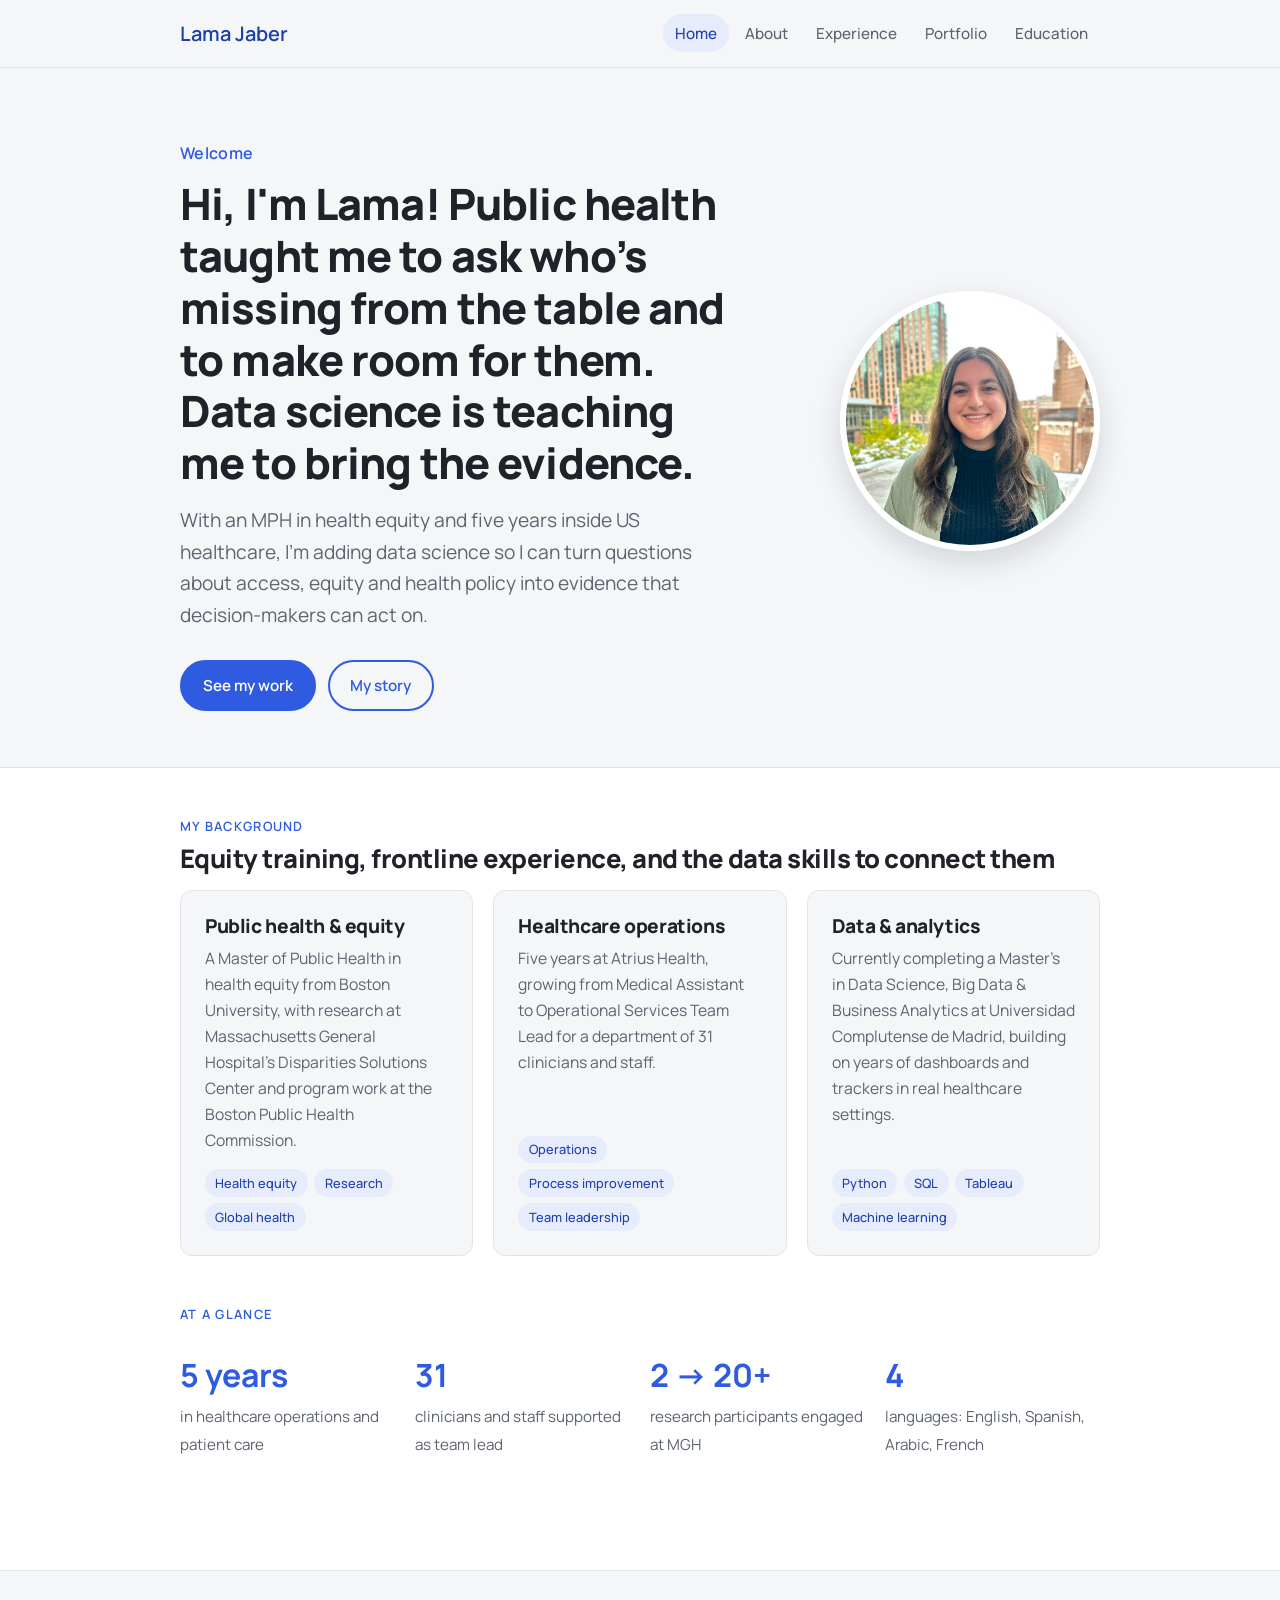
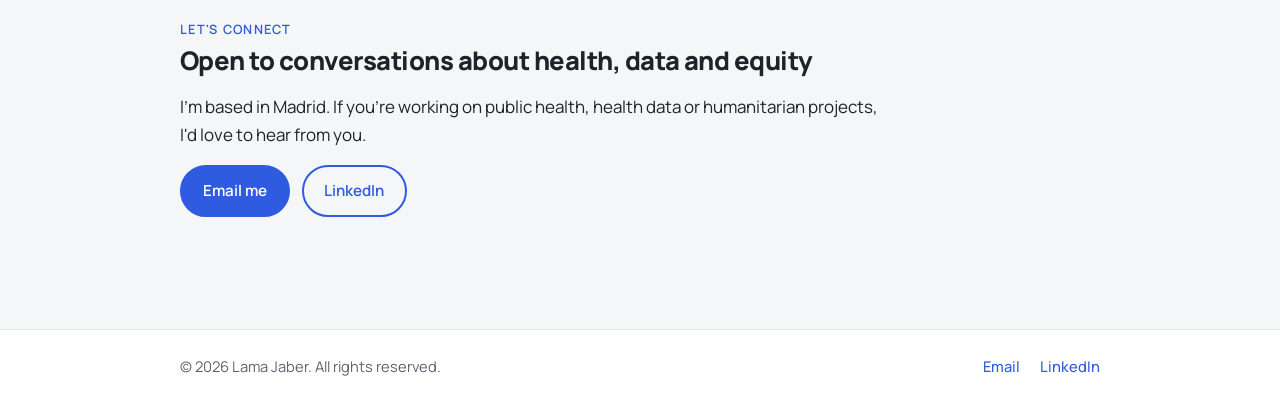
<file: index.html>
<!DOCTYPE html>
<html lang="en">
<head>
    <meta charset="UTF-8">
    <meta name="viewport" content="width=device-width, initial-scale=1.0">
    <meta name="google-site-verification" content="irNg3TAVI_mWwFR_Cpb2n5htuiPpxY7MMRKPqhRoGv4" />
    <title>Lama Jaber</title>
    <meta name="description" content="MPH in health equity, five years in US healthcare, now training in data science to turn questions about access, equity and health policy into evidence.">
    <meta property="og:title" content="Lama Jaber">
    <meta property="og:description" content="MPH in health equity, five years in US healthcare, now training in data science to turn questions about access, equity and health policy into evidence.">
    <meta property="og:image" content="https://lamajaz.github.io/assets/photo-web.jpg">
    <meta property="og:url" content="https://lamajaz.github.io/">
    <meta property="og:type" content="website">
    <link rel="stylesheet" href="styles.css">
</head>
<body>
    <header class="site-header">
        <div class="nav-inner">
            <a class="brand" href="index.html">Lama Jaber</a>
            <button class="nav-toggle" type="button" aria-expanded="false" aria-controls="top-nav">Menu</button>
            <nav class="top-nav" id="top-nav" aria-label="Main navigation">
                <a href="index.html" aria-current="page">Home</a>
                <a href="about.html">About</a>
                <a href="experience.html">Experience</a>
                <a href="portfolio.html">Portfolio</a>
                <a href="education.html">Education</a>
            </nav>
        </div>
    </header>

    <main>
        <div class="hero">
            <div class="hero-text">
                <p class="greeting" id="greeting" aria-live="polite">Welcome</p>
                <h1>Hi, I'm Lama! Public health taught me to ask who&rsquo;s missing from the table and to make room for them. Data science is teaching me to bring the evidence.</h1>
                <p class="lead">With an MPH in health equity and five years inside US healthcare, I'm adding data science so I can turn questions about access, equity and health policy into evidence that decision-makers can act on.</p>
                <div class="button-row">
                    <a class="button primary" href="portfolio.html">See my work</a>
                    <a class="button secondary" href="about.html">My story</a>
                </div>
            </div>
            <div class="hero-image">
                <img src="assets/photo-web.jpg" alt="Portrait of Lama Jaber">
            </div>
        </div>

        <div class="band">
            <div class="page">
                <section>
                    <span class="eyebrow">My background</span>
                    <h2>Equity training, frontline experience, and the data skills to connect them</h2>
                    <div class="card-grid">
                        <div class="card">
                            <h3>Public health &amp; equity</h3>
                            <p>A Master of Public Health in health equity from Boston University, with research at Massachusetts General Hospital's Disparities Solutions Center and program work at the Boston Public Health Commission.</p>
                            <div class="tags"><span class="tag">Health equity</span><span class="tag">Research</span><span class="tag">Global health</span></div>
                        </div>
                        <div class="card">
                            <h3>Healthcare operations</h3>
                            <p>Five years at Atrius Health, growing from Medical Assistant to Operational Services Team Lead for a department of 31 clinicians and staff.</p>
                            <div class="tags"><span class="tag">Operations</span><span class="tag">Process improvement</span><span class="tag">Team leadership</span></div>
                        </div>
                        <div class="card">
                            <h3>Data &amp; analytics</h3>
                            <p>Currently completing a Master's in Data Science, Big Data &amp; Business Analytics at Universidad Complutense de Madrid, building on years of dashboards and trackers in real healthcare settings.</p>
                            <div class="tags"><span class="tag">Python</span><span class="tag">SQL</span><span class="tag">Tableau</span><span class="tag">Machine learning</span></div>
                        </div>
                    </div>
                </section>

                <section>
                    <span class="eyebrow">At a glance</span>
                    <div class="stat-row">
                        <div class="stat"><strong>5 years</strong><span>in healthcare operations and patient care</span></div>
                        <div class="stat"><strong>31</strong><span>clinicians and staff supported as team lead</span></div>
                        <div class="stat"><strong>2 &rarr; 20+</strong><span>research participants engaged at MGH</span></div>
                        <div class="stat"><strong>4</strong><span>languages: English, Spanish, Arabic, French</span></div>
                    </div>
                </section>
            </div>
        </div>

        <div class="page">
            <section>
                <span class="eyebrow">Let's connect</span>
                <h2>Open to conversations about health, data and equity</h2>
                <div class="prose">
                    <p>I'm based in Madrid. If you're working on public health, health data or humanitarian projects, I'd love to hear from you.</p>
                </div>
                <div class="button-row">
                    <a class="button primary" href="mailto:itslamajaber@gmail.com">Email me</a>
                    <a class="button secondary" href="https://www.linkedin.com/in/lamajaberaz" target="_blank" rel="noopener noreferrer">LinkedIn</a>
                </div>
            </section>
        </div>
    </main>

    <footer>
        <div class="footer-inner">
            <p>&copy; 2026 Lama Jaber. All rights reserved.</p>
            <div class="footer-links">
                <a href="mailto:itslamajaber@gmail.com">Email</a>
                <a href="https://www.linkedin.com/in/lamajaberaz" target="_blank" rel="noopener noreferrer">LinkedIn</a>
            </div>
        </div>
    </footer>

    <script src="script.js"></script>
</body>
</html>
</file>
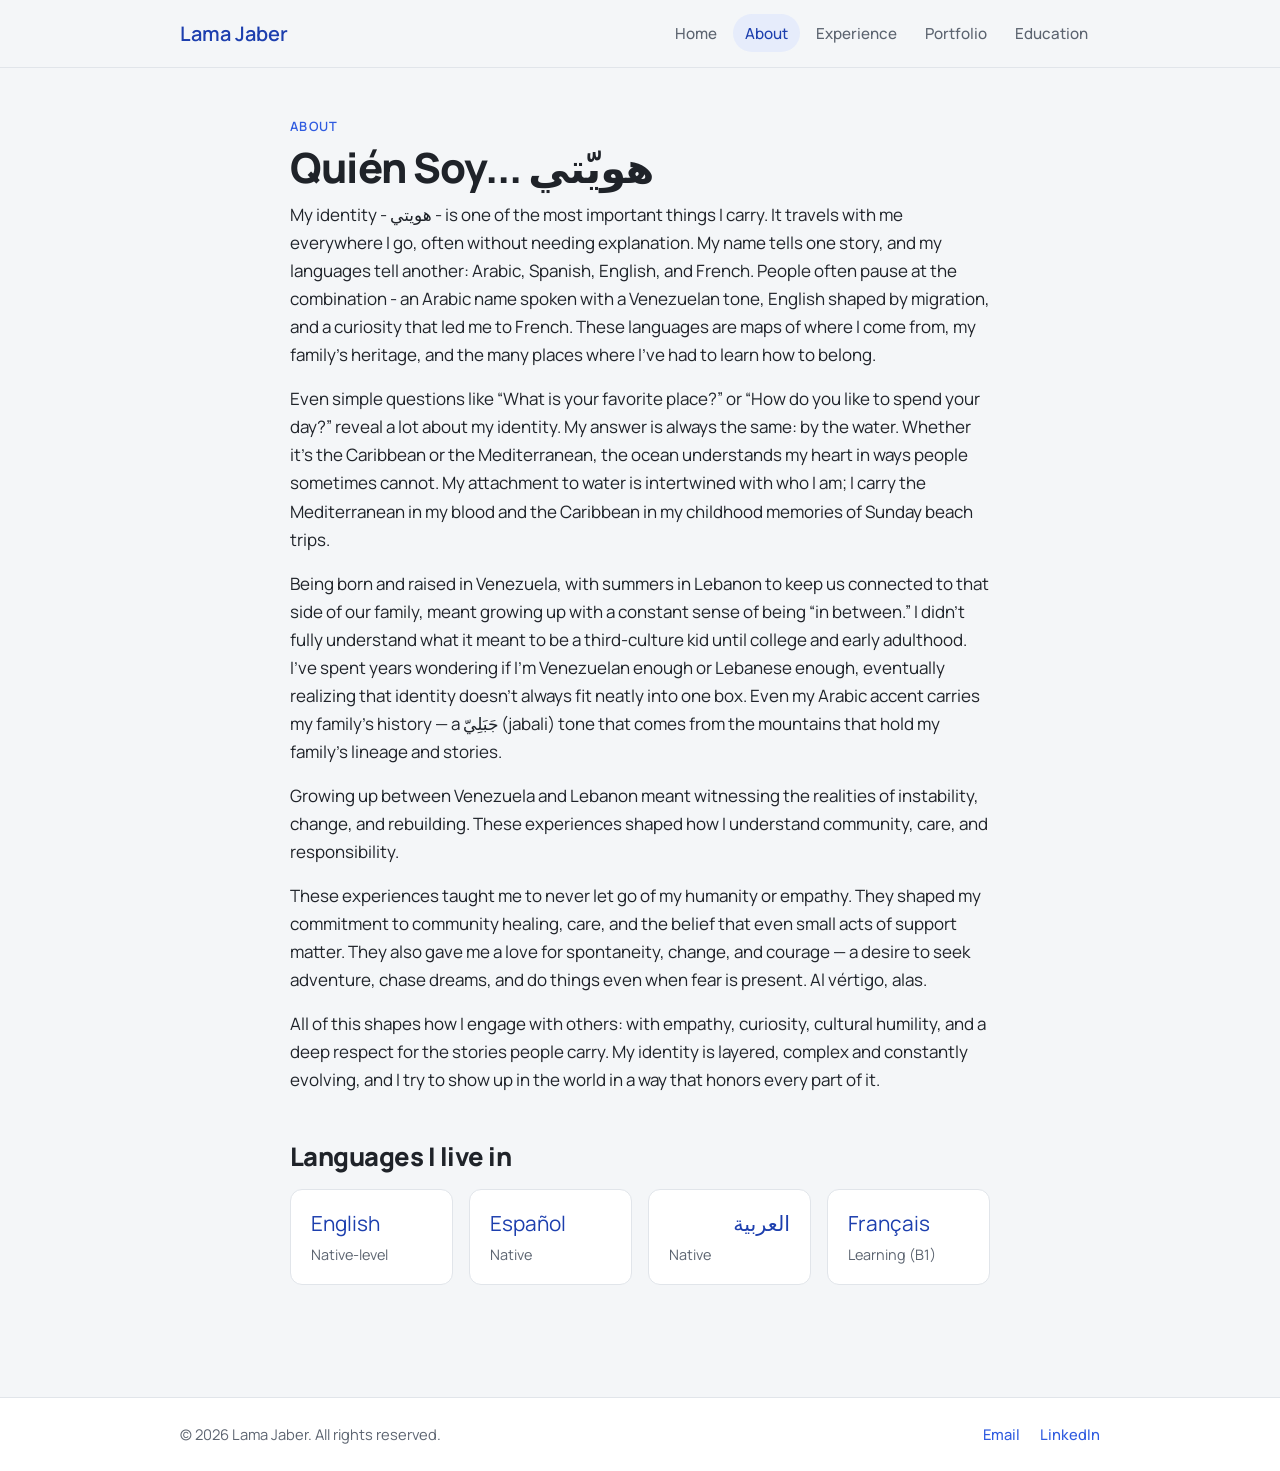
<file: about.html>
<!DOCTYPE html>
<html lang="en">
<head>
    <meta charset="UTF-8">
    <meta name="viewport" content="width=device-width, initial-scale=1.0">
    <title>About | Lama Jaber</title>
    <meta name="description" content="MPH in health equity, five years in US healthcare, now training in data science to turn questions about access, equity and health policy into evidence.">
    <meta property="og:title" content="About | Lama Jaber">
    <meta property="og:description" content="MPH in health equity, five years in US healthcare, now training in data science to turn questions about access, equity and health policy into evidence.">
    <meta property="og:image" content="https://lamajaz.github.io/assets/photo-web.jpg">
    <meta property="og:url" content="https://lamajaz.github.io/about.html">
    <meta property="og:type" content="website">
    <link rel="stylesheet" href="styles.css">
</head>
<body>
    <header class="site-header">
        <div class="nav-inner">
            <a class="brand" href="index.html">Lama Jaber</a>
            <button class="nav-toggle" type="button" aria-expanded="false" aria-controls="top-nav">Menu</button>
            <nav class="top-nav" id="top-nav" aria-label="Main navigation">
                <a href="index.html">Home</a>
                <a href="about.html" aria-current="page">About</a>
                <a href="experience.html">Experience</a>
                <a href="portfolio.html">Portfolio</a>
                <a href="education.html">Education</a>
            </nav>
        </div>
    </header>

    <main class="page">
        <span class="eyebrow">About</span>
        <h1 class="page-title">Qui&eacute;n Soy... &#1607;&#1608;&#1610;&#1617;&#1578;&#1610;</h1>

        <section class="prose">
            <p>My identity - &#1607;&#1608;&#1610;&#1578;&#1610; - is one of the most important things I carry. It travels with me everywhere I go, often without needing explanation. My name tells one story, and my languages tell another: Arabic, Spanish, English, and French. People often pause at the combination - an Arabic name spoken with a Venezuelan tone, English shaped by migration, and a curiosity that led me to French. These languages are maps of where I come from, my family&rsquo;s heritage, and the many places where I&rsquo;ve had to learn how to belong.</p>
            <p>Even simple questions like &ldquo;What is your favorite place?&rdquo; or &ldquo;How do you like to spend your day?&rdquo; reveal a lot about my identity. My answer is always the same: by the water. Whether it&rsquo;s the Caribbean or the Mediterranean, the ocean understands my heart in ways people sometimes cannot. My attachment to water is intertwined with who I am; I carry the Mediterranean in my blood and the Caribbean in my childhood memories of Sunday beach trips.</p>
            <p>Being born and raised in Venezuela, with summers in Lebanon to keep us connected to that side of our family, meant growing up with a constant sense of being &ldquo;in between.&rdquo; I didn&rsquo;t fully understand what it meant to be a third&#8209;culture kid until college and early adulthood. I&rsquo;ve spent years wondering if I&rsquo;m Venezuelan enough or Lebanese enough, eventually realizing that identity doesn&rsquo;t always fit neatly into one box. Even my Arabic accent carries my family&rsquo;s history &mdash; a &#1580;&#1614;&#1576;&#1614;&#1604;&#1616;&#1610;&#1617; (jabali) tone that comes from the mountains that hold my family&rsquo;s lineage and stories.</p>
            <p>Growing up between Venezuela and Lebanon meant witnessing the realities of instability, change, and rebuilding. These experiences shaped how I understand community, care, and responsibility.</p>
            <p>These experiences taught me to never let go of my humanity or empathy. They shaped my commitment to community healing, care, and the belief that even small acts of support matter. They also gave me a love for spontaneity, change, and courage &mdash; a desire to seek adventure, chase dreams, and do things even when fear is present. Al v&eacute;rtigo, alas.</p>
            <p>All of this shapes how I engage with others: with empathy, curiosity, cultural humility, and a deep respect for the stories people carry. My identity is layered, complex and constantly evolving, and I try to show up in the world in a way that honors every part of it.</p>
        </section>

        <section>
            <h2>Languages I live in</h2>
            <div class="languages">
                <div class="language"><span class="word">English</span><span>Native-level</span></div>
                <div class="language"><span class="word">Espa&ntilde;ol</span><span>Native</span></div>
                <div class="language"><span class="word" lang="ar" dir="rtl">&#1575;&#1604;&#1593;&#1585;&#1576;&#1610;&#1577;</span><span>Native</span></div>
                <div class="language"><span class="word">Fran&ccedil;ais</span><span>Learning (B1)</span></div>
            </div>
        </section>
    </main>

    <footer>
        <div class="footer-inner">
            <p>&copy; 2026 Lama Jaber. All rights reserved.</p>
            <div class="footer-links">
                <a href="mailto:itslamajaber@gmail.com">Email</a>
                <a href="https://www.linkedin.com/in/lamajaberaz" target="_blank" rel="noopener noreferrer">LinkedIn</a>
            </div>
        </div>
    </footer>

    <script src="script.js"></script>
</body>
</html>
</file>
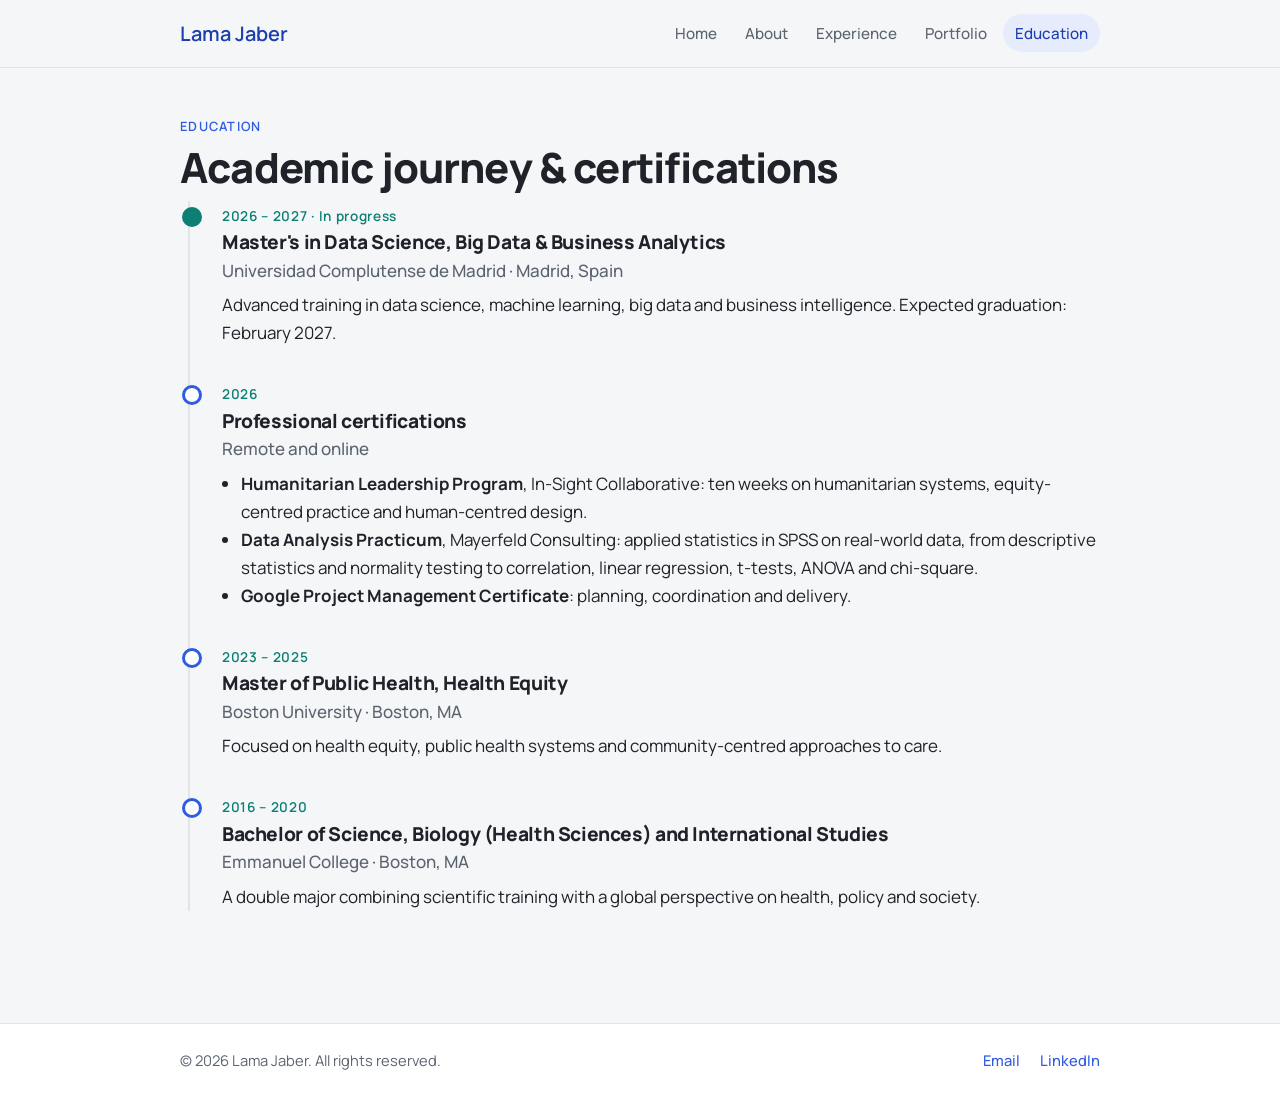
<file: education.html>
<!DOCTYPE html>
<html lang="en">
<head>
    <meta charset="UTF-8">
    <meta name="viewport" content="width=device-width, initial-scale=1.0">
    <title>Education | Lama Jaber</title>
    <meta name="description" content="MPH in health equity, five years in US healthcare, now training in data science to turn questions about access, equity and health policy into evidence.">
    <meta property="og:title" content="Education | Lama Jaber">
    <meta property="og:description" content="MPH in health equity, five years in US healthcare, now training in data science to turn questions about access, equity and health policy into evidence.">
    <meta property="og:image" content="https://lamajaz.github.io/assets/photo-web.jpg">
    <meta property="og:url" content="https://lamajaz.github.io/education.html">
    <meta property="og:type" content="website">
    <link rel="stylesheet" href="styles.css">
</head>
<body>
    <header class="site-header">
        <div class="nav-inner">
            <a class="brand" href="index.html">Lama Jaber</a>
            <button class="nav-toggle" type="button" aria-expanded="false" aria-controls="top-nav">Menu</button>
            <nav class="top-nav" id="top-nav" aria-label="Main navigation">
                <a href="index.html">Home</a>
                <a href="about.html">About</a>
                <a href="experience.html">Experience</a>
                <a href="portfolio.html">Portfolio</a>
                <a href="education.html" aria-current="page">Education</a>
            </nav>
        </div>
    </header>

    <main class="page">
        <span class="eyebrow">Education</span>
        <h1 class="page-title">Academic journey &amp; certifications</h1>

        <section class="timeline">
            <div class="timeline-item current">
                <span class="timeline-year">2026 &ndash; 2027 &middot; In progress</span>
                <h3>Master's in Data Science, Big Data &amp; Business Analytics</h3>
                <p class="place">Universidad Complutense de Madrid &middot; Madrid, Spain</p>
                <p>Advanced training in data science, machine learning, big data and business intelligence. Expected graduation: February 2027.</p>
            </div>

            <div class="timeline-item">
                <span class="timeline-year">2026</span>
                <h3>Professional certifications</h3>
                <p class="place">Remote and online</p>
                <ul style="padding-left: 1.2rem;">
                    <li><strong>Humanitarian Leadership Program</strong>, In-Sight Collaborative: ten weeks on humanitarian systems, equity-centred practice and human-centred design.</li>
                    <li><strong>Data Analysis Practicum</strong>, Mayerfeld Consulting: applied statistics in SPSS on real-world data, from descriptive statistics and normality testing to correlation, linear regression, t-tests, ANOVA and chi-square.</li>
                    <li><strong>Google Project Management Certificate</strong>: planning, coordination and delivery.</li>
                </ul>
            </div>

            <div class="timeline-item">
                <span class="timeline-year">2023 &ndash; 2025</span>
                <h3>Master of Public Health, Health Equity</h3>
                <p class="place">Boston University &middot; Boston, MA</p>
                <p>Focused on health equity, public health systems and community-centred approaches to care.</p>
            </div>

            <div class="timeline-item">
                <span class="timeline-year">2016 &ndash; 2020</span>
                <h3>Bachelor of Science, Biology (Health Sciences) and International Studies</h3>
                <p class="place">Emmanuel College &middot; Boston, MA</p>
                <p>A double major combining scientific training with a global perspective on health, policy and society.</p>
            </div>
        </section>
    </main>

    <footer>
        <div class="footer-inner">
            <p>&copy; 2026 Lama Jaber. All rights reserved.</p>
            <div class="footer-links">
                <a href="mailto:itslamajaber@gmail.com">Email</a>
                <a href="https://www.linkedin.com/in/lamajaberaz" target="_blank" rel="noopener noreferrer">LinkedIn</a>
            </div>
        </div>
    </footer>

    <script src="script.js"></script>
</body>
</html>
</file>
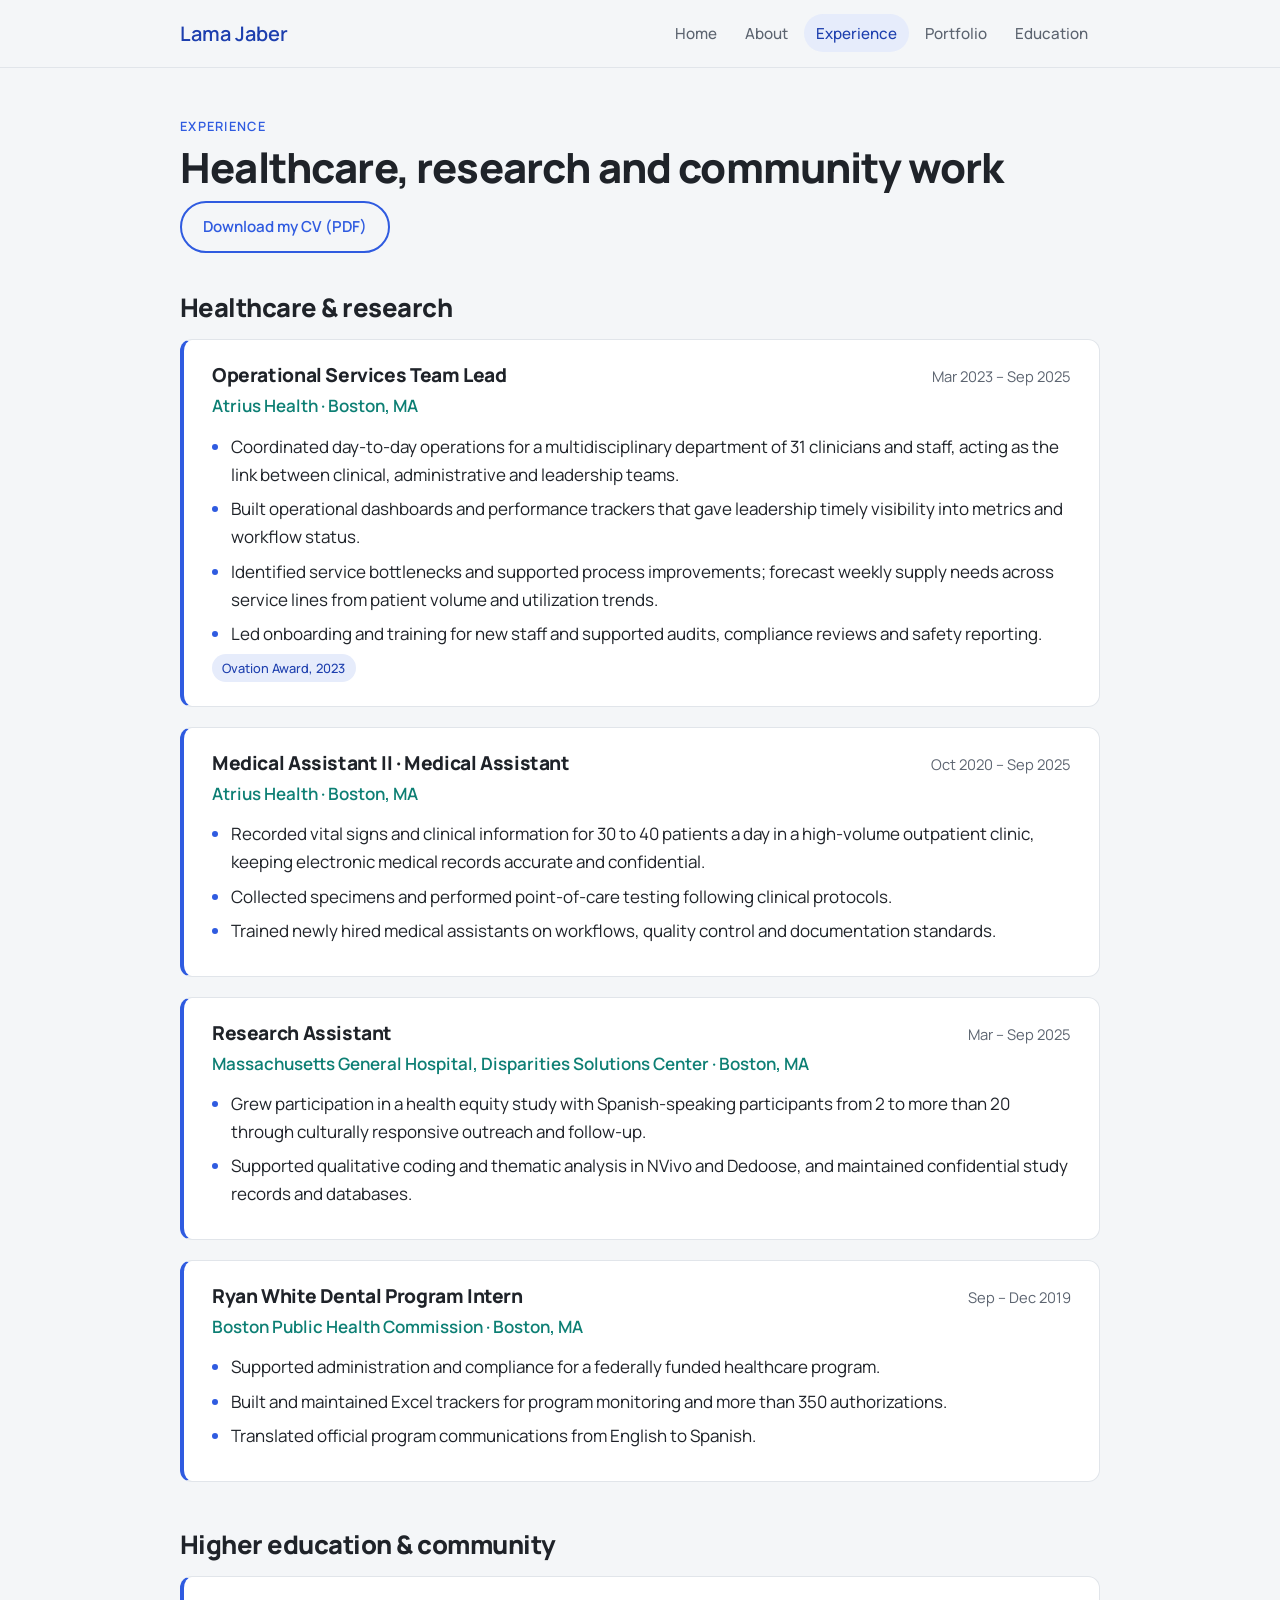
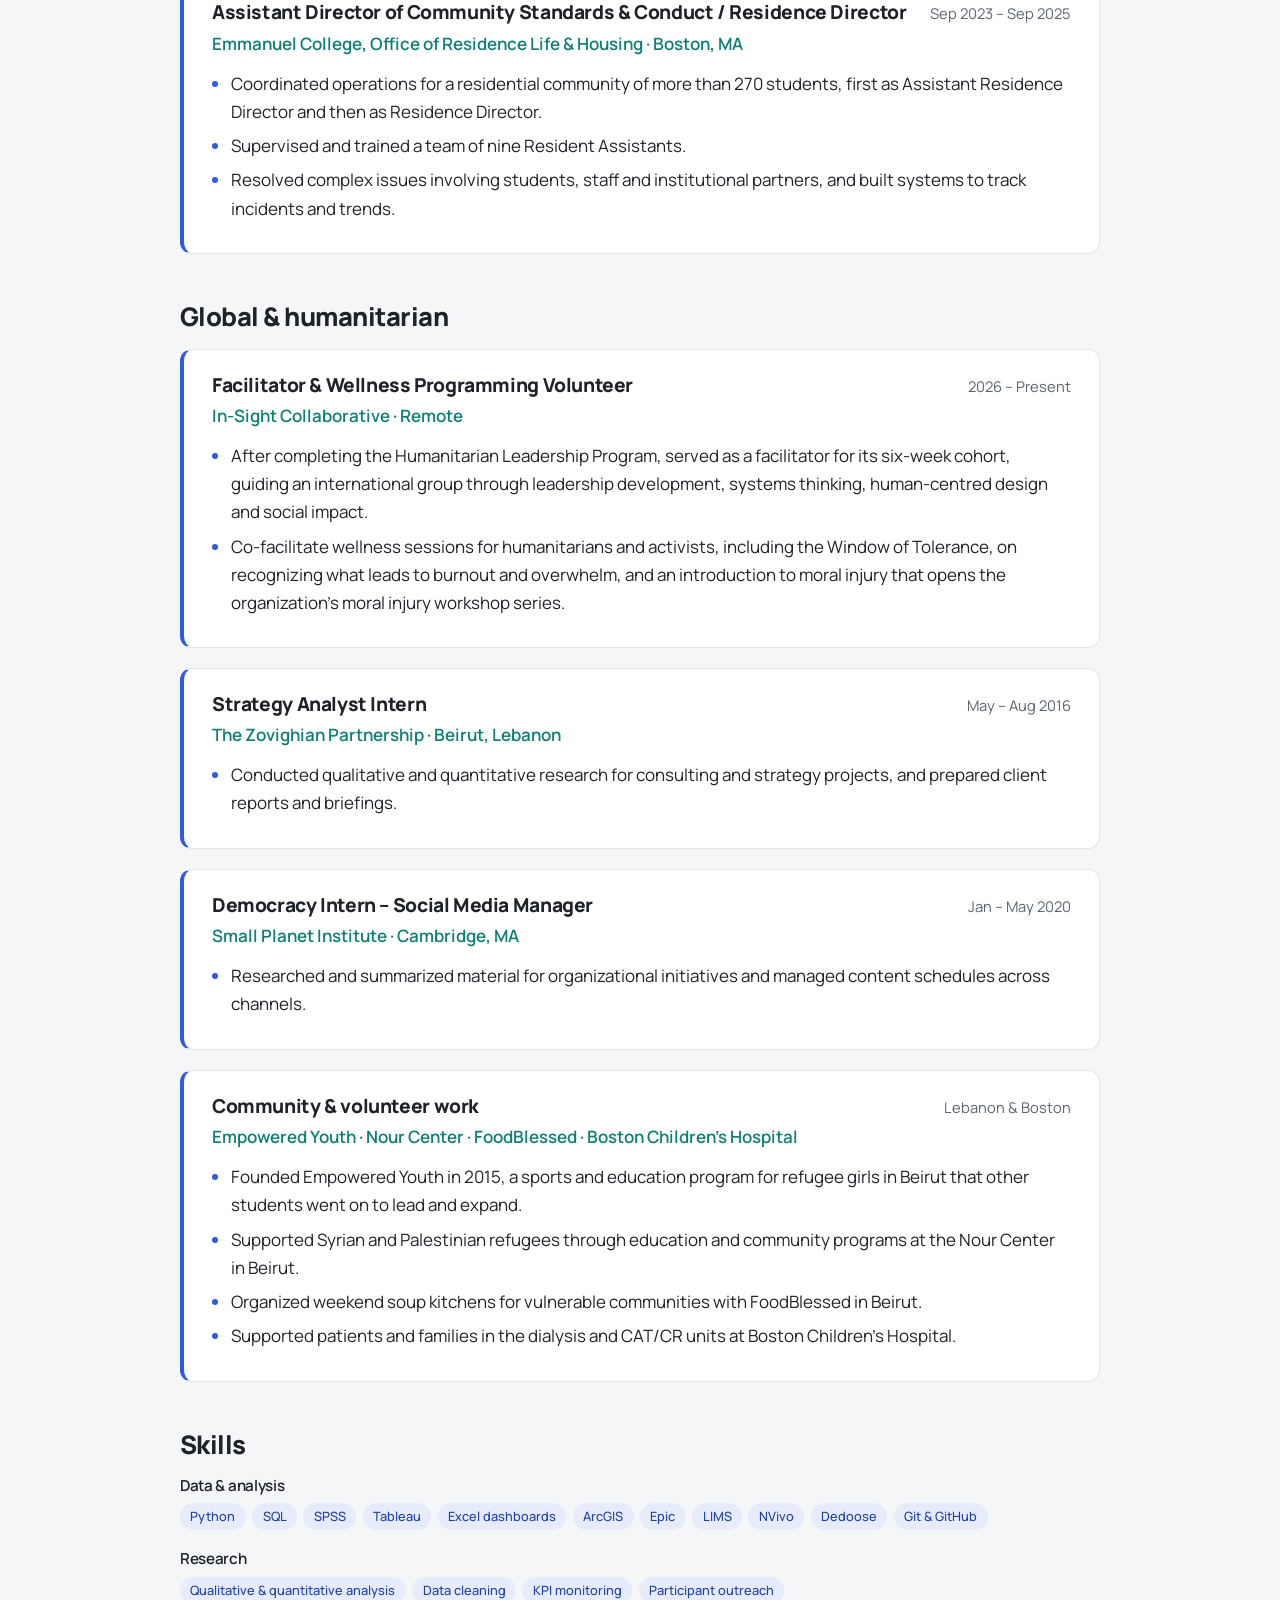
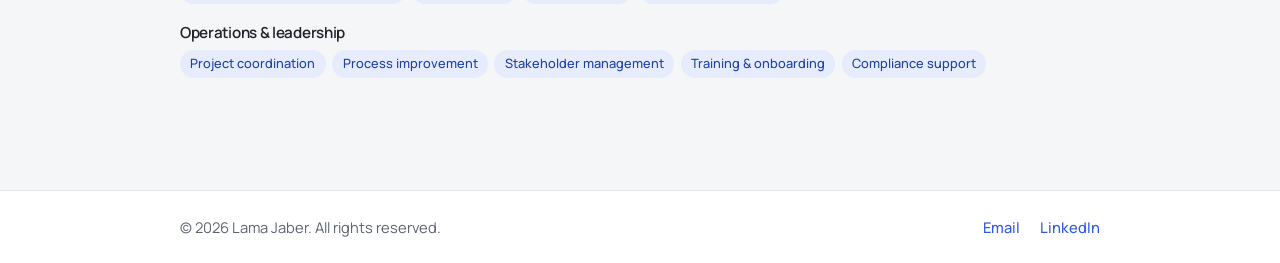
<file: experience.html>
<!DOCTYPE html>
<html lang="en">
<head>
    <meta charset="UTF-8">
    <meta name="viewport" content="width=device-width, initial-scale=1.0">
    <title>Experience | Lama Jaber</title>
    <meta name="description" content="MPH in health equity, five years in US healthcare, now training in data science to turn questions about access, equity and health policy into evidence.">
    <meta property="og:title" content="Experience | Lama Jaber">
    <meta property="og:description" content="MPH in health equity, five years in US healthcare, now training in data science to turn questions about access, equity and health policy into evidence.">
    <meta property="og:image" content="https://lamajaz.github.io/assets/photo-web.jpg">
    <meta property="og:url" content="https://lamajaz.github.io/experience.html">
    <meta property="og:type" content="website">
    <link rel="stylesheet" href="styles.css">
</head>
<body>
    <header class="site-header">
        <div class="nav-inner">
            <a class="brand" href="index.html">Lama Jaber</a>
            <button class="nav-toggle" type="button" aria-expanded="false" aria-controls="top-nav">Menu</button>
            <nav class="top-nav" id="top-nav" aria-label="Main navigation">
                <a href="index.html">Home</a>
                <a href="about.html">About</a>
                <a href="experience.html" aria-current="page">Experience</a>
                <a href="portfolio.html">Portfolio</a>
                <a href="education.html">Education</a>
            </nav>
        </div>
    </header>

    <main class="page">
        <span class="eyebrow">Experience</span>
        <h1 class="page-title">Healthcare, research and community work</h1>
        <div class="button-row" style="margin-bottom: 2.5rem;">
            <a class="button secondary" href="assets/Lama-Jaber-CV.pdf" target="_blank" rel="noopener">Download my CV (PDF)</a>
        </div>

        <section>
            <h2>Healthcare &amp; research</h2>

            <article class="role">
                <div class="role-header">
                    <h3>Operational Services Team Lead</h3>
                    <span class="dates">Mar 2023 &ndash; Sep 2025</span>
                </div>
                <p class="org">Atrius Health &middot; Boston, MA</p>
                <ul>
                    <li>Coordinated day-to-day operations for a multidisciplinary department of 31 clinicians and staff, acting as the link between clinical, administrative and leadership teams.</li>
                    <li>Built operational dashboards and performance trackers that gave leadership timely visibility into metrics and workflow status.</li>
                    <li>Identified service bottlenecks and supported process improvements; forecast weekly supply needs across service lines from patient volume and utilization trends.</li>
                    <li>Led onboarding and training for new staff and supported audits, compliance reviews and safety reporting.</li>
                </ul>
                <div class="tags"><span class="tag">Ovation Award, 2023</span></div>
            </article>

            <article class="role">
                <div class="role-header">
                    <h3>Medical Assistant II &middot; Medical Assistant</h3>
                    <span class="dates">Oct 2020 &ndash; Sep 2025</span>
                </div>
                <p class="org">Atrius Health &middot; Boston, MA</p>
                <ul>
                    <li>Recorded vital signs and clinical information for 30 to 40 patients a day in a high-volume outpatient clinic, keeping electronic medical records accurate and confidential.</li>
                    <li>Collected specimens and performed point-of-care testing following clinical protocols.</li>
                    <li>Trained newly hired medical assistants on workflows, quality control and documentation standards.</li>
                </ul>
            </article>

            <article class="role">
                <div class="role-header">
                    <h3>Research Assistant</h3>
                    <span class="dates">Mar &ndash; Sep 2025</span>
                </div>
                <p class="org">Massachusetts General Hospital, Disparities Solutions Center &middot; Boston, MA</p>
                <ul>
                    <li>Grew participation in a health equity study with Spanish-speaking participants from 2 to more than 20 through culturally responsive outreach and follow-up.</li>
                    <li>Supported qualitative coding and thematic analysis in NVivo and Dedoose, and maintained confidential study records and databases.</li>
                </ul>
            </article>

            <article class="role">
                <div class="role-header">
                    <h3>Ryan White Dental Program Intern</h3>
                    <span class="dates">Sep &ndash; Dec 2019</span>
                </div>
                <p class="org">Boston Public Health Commission &middot; Boston, MA</p>
                <ul>
                    <li>Supported administration and compliance for a federally funded healthcare program.</li>
                    <li>Built and maintained Excel trackers for program monitoring and more than 350 authorizations.</li>
                    <li>Translated official program communications from English to Spanish.</li>
                </ul>
            </article>
        </section>

        <section>
            <h2>Higher education &amp; community</h2>

            <article class="role">
                <div class="role-header">
                    <h3>Assistant Director of Community Standards &amp; Conduct / Residence Director</h3>
                    <span class="dates">Sep 2023 &ndash; Sep 2025</span>
                </div>
                <p class="org">Emmanuel College, Office of Residence Life &amp; Housing &middot; Boston, MA</p>
                <ul>
                    <li>Coordinated operations for a residential community of more than 270 students, first as Assistant Residence Director and then as Residence Director.</li>
                    <li>Supervised and trained a team of nine Resident Assistants.</li>
                    <li>Resolved complex issues involving students, staff and institutional partners, and built systems to track incidents and trends.</li>
                </ul>
            </article>
        </section>

        <section>
            <h2>Global &amp; humanitarian</h2>

            <article class="role">
                <div class="role-header">
                    <h3>Facilitator &amp; Wellness Programming Volunteer</h3>
                    <span class="dates">2026 &ndash; Present</span>
                </div>
                <p class="org">In-Sight Collaborative &middot; Remote</p>
                <ul>
                    <li>After completing the Humanitarian Leadership Program, served as a facilitator for its six-week cohort, guiding an international group through leadership development, systems thinking, human-centred design and social impact.</li>
                    <li>Co-facilitate wellness sessions for humanitarians and activists, including the Window of Tolerance, on recognizing what leads to burnout and overwhelm, and an introduction to moral injury that opens the organization&rsquo;s moral injury workshop series.</li>
                </ul>
            </article>

            <article class="role">
                <div class="role-header">
                    <h3>Strategy Analyst Intern</h3>
                    <span class="dates">May &ndash; Aug 2016</span>
                </div>
                <p class="org">The Zovighian Partnership &middot; Beirut, Lebanon</p>
                <ul>
                    <li>Conducted qualitative and quantitative research for consulting and strategy projects, and prepared client reports and briefings.</li>
                </ul>
            </article>

            <article class="role">
                <div class="role-header">
                    <h3>Democracy Intern &ndash; Social Media Manager</h3>
                    <span class="dates">Jan &ndash; May 2020</span>
                </div>
                <p class="org">Small Planet Institute &middot; Cambridge, MA</p>
                <ul>
                    <li>Researched and summarized material for organizational initiatives and managed content schedules across channels.</li>
                </ul>
            </article>

            <article class="role">
                <div class="role-header">
                    <h3>Community &amp; volunteer work</h3>
                    <span class="dates">Lebanon &amp; Boston</span>
                </div>
                <p class="org">Empowered Youth &middot; Nour Center &middot; FoodBlessed &middot; Boston Children&rsquo;s Hospital</p>
                <ul>
                    <li>Founded Empowered Youth in 2015, a sports and education program for refugee girls in Beirut that other students went on to lead and expand.</li>
                    <li>Supported Syrian and Palestinian refugees through education and community programs at the Nour Center in Beirut.</li>
                    <li>Organized weekend soup kitchens for vulnerable communities with FoodBlessed in Beirut.</li>
                    <li>Supported patients and families in the dialysis and CAT/CR units at Boston Children&rsquo;s Hospital.</li>
                </ul>
            </article>
        </section>

        <section>
            <h2>Skills</h2>
            <div class="skill-group">
                <h3>Data &amp; analysis</h3>
                <div class="tags"><span class="tag">Python</span><span class="tag">SQL</span><span class="tag">SPSS</span><span class="tag">Tableau</span><span class="tag">Excel dashboards</span><span class="tag">ArcGIS</span><span class="tag">Epic</span><span class="tag">LIMS</span><span class="tag">NVivo</span><span class="tag">Dedoose</span><span class="tag">Git &amp; GitHub</span></div>
            </div>
            <div class="skill-group">
                <h3>Research</h3>
                <div class="tags"><span class="tag">Qualitative &amp; quantitative analysis</span><span class="tag">Data cleaning</span><span class="tag">KPI monitoring</span><span class="tag">Participant outreach</span></div>
            </div>
            <div class="skill-group">
                <h3>Operations &amp; leadership</h3>
                <div class="tags"><span class="tag">Project coordination</span><span class="tag">Process improvement</span><span class="tag">Stakeholder management</span><span class="tag">Training &amp; onboarding</span><span class="tag">Compliance support</span></div>
            </div>
        </section>
    </main>

    <footer>
        <div class="footer-inner">
            <p>&copy; 2026 Lama Jaber. All rights reserved.</p>
            <div class="footer-links">
                <a href="mailto:itslamajaber@gmail.com">Email</a>
                <a href="https://www.linkedin.com/in/lamajaberaz" target="_blank" rel="noopener noreferrer">LinkedIn</a>
            </div>
        </div>
    </footer>

    <script src="script.js"></script>
</body>
</html>
</file>
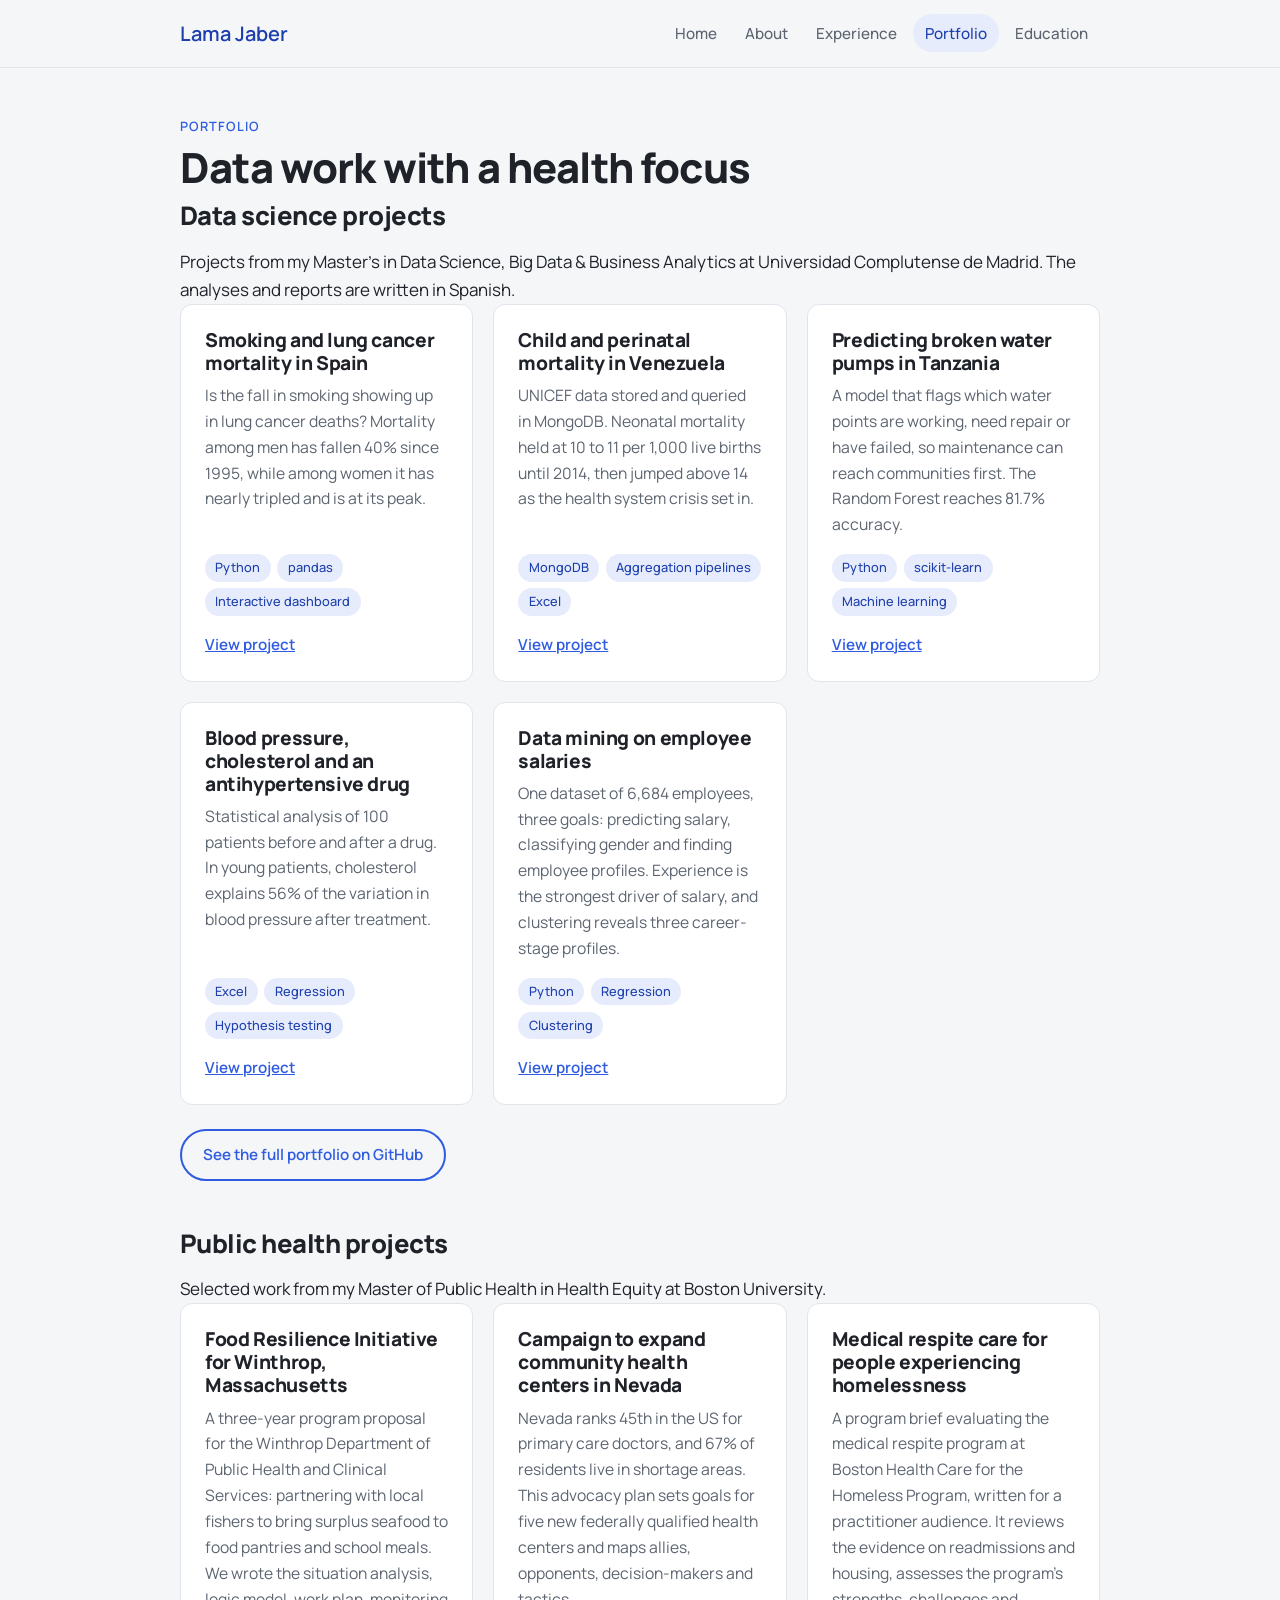
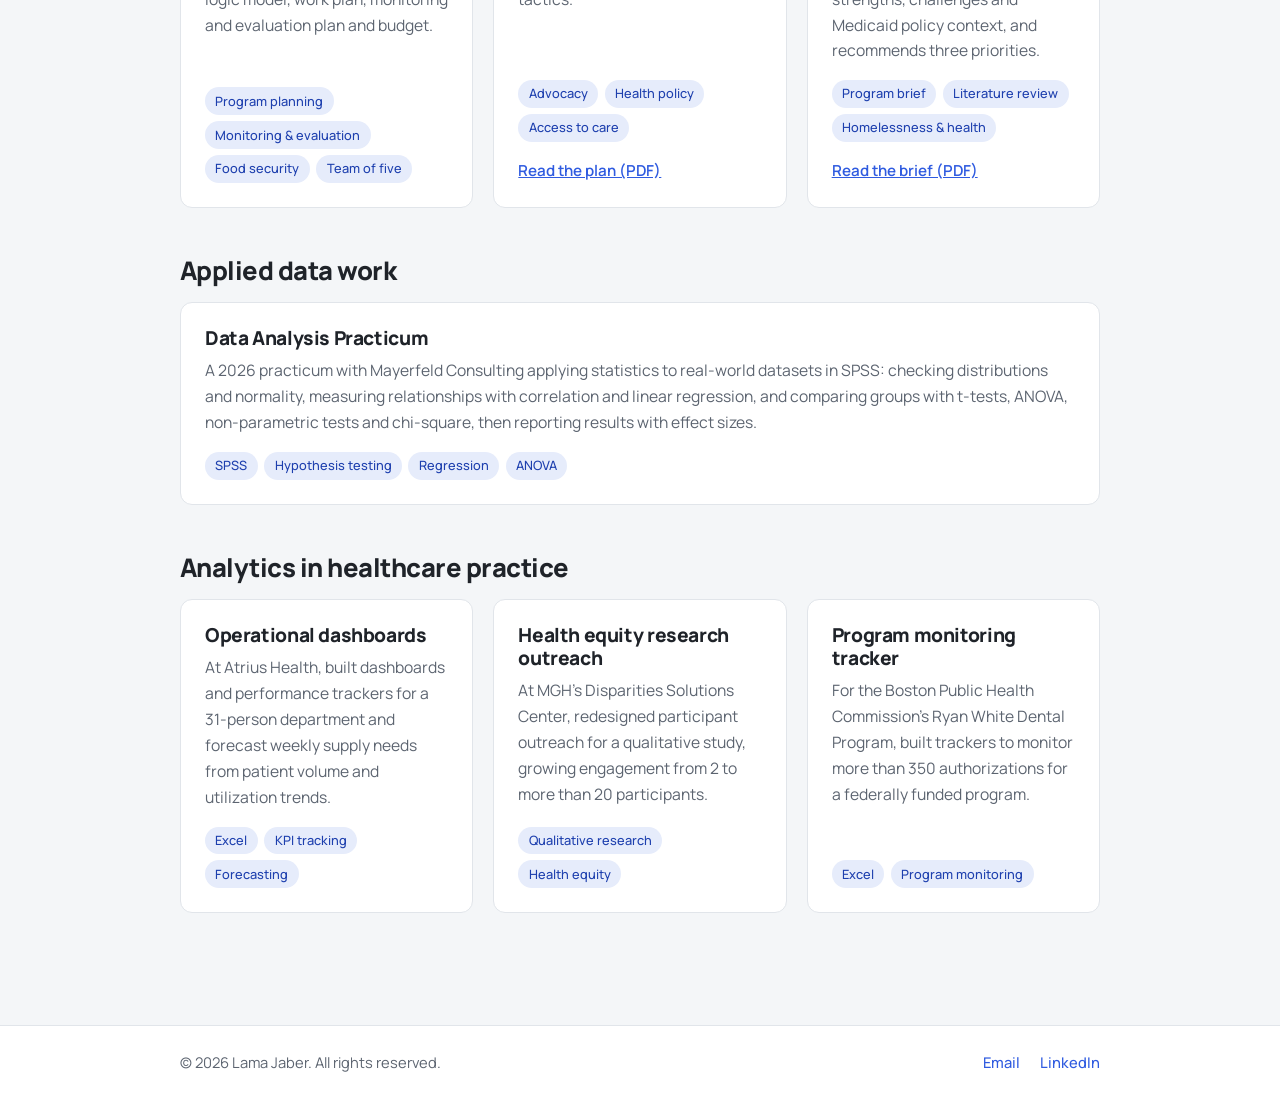
<file: portfolio.html>
<!DOCTYPE html>
<html lang="en">
<head>
    <meta charset="UTF-8">
    <meta name="viewport" content="width=device-width, initial-scale=1.0">
    <title>Portfolio | Lama Jaber</title>
    <meta name="description" content="MPH in health equity, five years in US healthcare, now training in data science to turn questions about access, equity and health policy into evidence.">
    <meta property="og:title" content="Portfolio | Lama Jaber">
    <meta property="og:description" content="MPH in health equity, five years in US healthcare, now training in data science to turn questions about access, equity and health policy into evidence.">
    <meta property="og:image" content="https://lamajaz.github.io/assets/photo-web.jpg">
    <meta property="og:url" content="https://lamajaz.github.io/portfolio.html">
    <meta property="og:type" content="website">
    <link rel="stylesheet" href="styles.css">
</head>
<body>
    <header class="site-header">
        <div class="nav-inner">
            <a class="brand" href="index.html">Lama Jaber</a>
            <button class="nav-toggle" type="button" aria-expanded="false" aria-controls="top-nav">Menu</button>
            <nav class="top-nav" id="top-nav" aria-label="Main navigation">
                <a href="index.html">Home</a>
                <a href="about.html">About</a>
                <a href="experience.html">Experience</a>
                <a href="portfolio.html" aria-current="page">Portfolio</a>
                <a href="education.html">Education</a>
            </nav>
        </div>
    </header>

    <main class="page">
        <span class="eyebrow">Portfolio</span>
        <h1 class="page-title">Data work with a health focus</h1>

        <section>
            <h2>Data science projects</h2>
            <p>Projects from my Master's in Data Science, Big Data &amp; Business Analytics at Universidad Complutense de Madrid. The analyses and reports are written in Spanish.</p>
            <div class="card-grid">
                <div class="card">
                    <h3>Smoking and lung cancer mortality in Spain</h3>
                    <p>Is the fall in smoking showing up in lung cancer deaths? Mortality among men has fallen 40% since 1995, while among women it has nearly tripled and is at its peak.</p>
                    <div class="tags"><span class="tag">Python</span><span class="tag">pandas</span><span class="tag">Interactive dashboard</span></div>
                    <div class="card-links">
                        <a href="https://github.com/lamajaz/data-science-portfolio/tree/main/Visualizaci%C3%B3nAvanzada_Tabaquismo_MortalidadC%C3%A1ncerPulm%C3%B3n" target="_blank" rel="noopener noreferrer">View project</a>
                    </div>
                </div>
                <div class="card">
                    <h3>Child and perinatal mortality in Venezuela</h3>
                    <p>UNICEF data stored and queried in MongoDB. Neonatal mortality held at 10 to 11 per 1,000 live births until 2014, then jumped above 14 as the health system crisis set in.</p>
                    <div class="tags"><span class="tag">MongoDB</span><span class="tag">Aggregation pipelines</span><span class="tag">Excel</span></div>
                    <div class="card-links">
                        <a href="https://github.com/lamajaz/data-science-portfolio/tree/main/NOSQL_Unicef_Venezuela_ChildMortality" target="_blank" rel="noopener noreferrer">View project</a>
                    </div>
                </div>
                <div class="card">
                    <h3>Predicting broken water pumps in Tanzania</h3>
                    <p>A model that flags which water points are working, need repair or have failed, so maintenance can reach communities first. The Random Forest reaches 81.7% accuracy.</p>
                    <div class="tags"><span class="tag">Python</span><span class="tag">scikit-learn</span><span class="tag">Machine learning</span></div>
                    <div class="card-links">
                        <a href="https://github.com/lamajaz/data-science-portfolio/tree/main/MachineLearning_Tanzania_Water_Pumps" target="_blank" rel="noopener noreferrer">View project</a>
                    </div>
                </div>
                <div class="card">
                    <h3>Blood pressure, cholesterol and an antihypertensive drug</h3>
                    <p>Statistical analysis of 100 patients before and after a drug. In young patients, cholesterol explains 56% of the variation in blood pressure after treatment.</p>
                    <div class="tags"><span class="tag">Excel</span><span class="tag">Regression</span><span class="tag">Hypothesis testing</span></div>
                    <div class="card-links">
                        <a href="https://github.com/lamajaz/data-science-portfolio/tree/main/Estad%C3%ADstica_Hipertensi%C3%B3nYColesterol" target="_blank" rel="noopener noreferrer">View project</a>
                    </div>
                </div>
                <div class="card">
                    <h3>Data mining on employee salaries</h3>
                    <p>One dataset of 6,684 employees, three goals: predicting salary, classifying gender and finding employee profiles. Experience is the strongest driver of salary, and clustering reveals three career-stage profiles.</p>
                    <div class="tags"><span class="tag">Python</span><span class="tag">Regression</span><span class="tag">Clustering</span></div>
                    <div class="card-links">
                        <a href="https://github.com/lamajaz/data-science-portfolio/tree/main/Miner%C3%ADaDeDatos_Salarios" target="_blank" rel="noopener noreferrer">View project</a>
                    </div>
                </div>
            </div>
            <div class="button-row" style="margin-top: 1.5rem;">
                <a class="button secondary" href="https://github.com/lamajaz/data-science-portfolio" target="_blank" rel="noopener noreferrer">See the full portfolio on GitHub</a>
            </div>
        </section>

        <section>
            <h2>Public health projects</h2>
            <p>Selected work from my Master of Public Health in Health Equity at Boston University.</p>
            <div class="card-grid">
                <div class="card">
                    <h3>Food Resilience Initiative for Winthrop, Massachusetts</h3>
                    <p>A three-year program proposal for the Winthrop Department of Public Health and Clinical Services: partnering with local fishers to bring surplus seafood to food pantries and school meals. We wrote the situation analysis, logic model, work plan, monitoring and evaluation plan and budget.</p>
                    <div class="tags"><span class="tag">Program planning</span><span class="tag">Monitoring &amp; evaluation</span><span class="tag">Food security</span><span class="tag">Team of five</span></div>
                </div>
                <div class="card">
                    <h3>Campaign to expand community health centers in Nevada</h3>
                    <p>Nevada ranks 45th in the US for primary care doctors, and 67% of residents live in shortage areas. This advocacy plan sets goals for five new federally qualified health centers and maps allies, opponents, decision-makers and tactics.</p>
                    <div class="tags"><span class="tag">Advocacy</span><span class="tag">Health policy</span><span class="tag">Access to care</span></div>
                    <div class="card-links">
                        <a href="assets/Lama-Jaber-Nevada-FQHC-Campaign-Plan.pdf" target="_blank" rel="noopener">Read the plan (PDF)</a>
                    </div>
                </div>
                <div class="card">
                    <h3>Medical respite care for people experiencing homelessness</h3>
                    <p>A program brief evaluating the medical respite program at Boston Health Care for the Homeless Program, written for a practitioner audience. It reviews the evidence on readmissions and housing, assesses the program&rsquo;s strengths, challenges and Medicaid policy context, and recommends three priorities.</p>
                    <div class="tags"><span class="tag">Program brief</span><span class="tag">Literature review</span><span class="tag">Homelessness &amp; health</span></div>
                    <div class="card-links">
                        <a href="assets/Lama-Jaber-Medical-Respite-Program-Brief.pdf" target="_blank" rel="noopener">Read the brief (PDF)</a>
                    </div>
                </div>
            </div>
        </section>

        <section>
            <h2>Applied data work</h2>
            <div class="card-grid">
                <div class="card">
                    <h3>Data Analysis Practicum</h3>
                    <p>A 2026 practicum with Mayerfeld Consulting applying statistics to real-world datasets in SPSS: checking distributions and normality, measuring relationships with correlation and linear regression, and comparing groups with t-tests, ANOVA, non-parametric tests and chi-square, then reporting results with effect sizes.</p>
                    <div class="tags"><span class="tag">SPSS</span><span class="tag">Hypothesis testing</span><span class="tag">Regression</span><span class="tag">ANOVA</span></div>
                </div>
            </div>
        </section>

        <section>
            <h2>Analytics in healthcare practice</h2>
            <div class="card-grid">
                <div class="card">
                    <h3>Operational dashboards</h3>
                    <p>At Atrius Health, built dashboards and performance trackers for a 31-person department and forecast weekly supply needs from patient volume and utilization trends.</p>
                    <div class="tags"><span class="tag">Excel</span><span class="tag">KPI tracking</span><span class="tag">Forecasting</span></div>
                </div>
                <div class="card">
                    <h3>Health equity research outreach</h3>
                    <p>At MGH's Disparities Solutions Center, redesigned participant outreach for a qualitative study, growing engagement from 2 to more than 20 participants.</p>
                    <div class="tags"><span class="tag">Qualitative research</span><span class="tag">Health equity</span></div>
                </div>
                <div class="card">
                    <h3>Program monitoring tracker</h3>
                    <p>For the Boston Public Health Commission's Ryan White Dental Program, built trackers to monitor more than 350 authorizations for a federally funded program.</p>
                    <div class="tags"><span class="tag">Excel</span><span class="tag">Program monitoring</span></div>
                </div>
            </div>
        </section>
    </main>

    <footer>
        <div class="footer-inner">
            <p>&copy; 2026 Lama Jaber. All rights reserved.</p>
            <div class="footer-links">
                <a href="mailto:itslamajaber@gmail.com">Email</a>
                <a href="https://www.linkedin.com/in/lamajaberaz" target="_blank" rel="noopener noreferrer">LinkedIn</a>
            </div>
        </div>
    </footer>

    <script src="script.js"></script>
</body>
</html>
</file>
<file: styles.css>
@import url('https://fonts.googleapis.com/css2?family=Manrope:wght@400;500;600;700;800&display=swap');

:root {
    --ink: #1f2329;
    --muted: #5c6470;
    --primary: #2f5be0;
    --primary-dark: #1d3fae;
    --accent: #0d7f74;
    --bg: #f4f6f8;
    --surface: #ffffff;
    --tint: #e6ecfb;
    --line: #e1e5ea;
    --radius: 12px;
    --max: 960px;
}

* {
    margin: 0;
    padding: 0;
    box-sizing: border-box;
}

html {
    scroll-behavior: smooth;
}

body {
    font-family: 'Manrope', system-ui, sans-serif;
    font-size: 1.0625rem;
    line-height: 1.65;
    color: var(--ink);
    background: var(--bg);
    min-height: 100vh;
    display: flex;
    flex-direction: column;
}

main {
    flex: 1;
}

a {
    color: var(--primary);
}

h1, h2, h3 {
    font-family: 'Manrope', system-ui, sans-serif;
    font-weight: 800;
    line-height: 1.2;
    letter-spacing: -0.02em;
    color: var(--ink);
}

/* Navigation */

.site-header {
    position: sticky;
    top: 0;
    z-index: 10;
    background: rgba(244, 246, 248, 0.95);
    backdrop-filter: blur(6px);
    border-bottom: 1px solid var(--line);
}

.nav-inner {
    max-width: var(--max);
    margin: 0 auto;
    padding: 0.9rem 1.25rem;
    display: flex;
    align-items: center;
    justify-content: space-between;
    gap: 1rem;
}

.brand {
    font-family: 'Manrope', system-ui, sans-serif;
    font-size: 1.25rem;
    font-weight: 600;
    color: var(--primary-dark);
    text-decoration: none;
}

.top-nav {
    display: flex;
    gap: 0.25rem;
}

.top-nav a {
    text-decoration: none;
    color: var(--muted);
    font-weight: 500;
    font-size: 0.95rem;
    padding: 0.4rem 0.75rem;
    border-radius: 999px;
    transition: background 0.2s ease, color 0.2s ease;
}

.top-nav a:hover {
    color: var(--primary-dark);
    background: var(--tint);
}

.top-nav a[aria-current="page"] {
    color: var(--primary-dark);
    background: var(--tint);
}

.nav-toggle {
    display: none;
    border: 1px solid var(--line);
    background: var(--surface);
    color: var(--ink);
    font: inherit;
    font-size: 0.9rem;
    padding: 0.35rem 0.8rem;
    border-radius: 999px;
    cursor: pointer;
}

/* Hero */

.hero {
    max-width: var(--max);
    margin: 0 auto;
    padding: 4.5rem 1.25rem 3.5rem;
    display: flex;
    align-items: center;
    justify-content: space-between;
    gap: 3rem;
}

.hero-text {
    max-width: 560px;
}

.greeting {
    min-height: 1.6em;
    font-size: 1rem;
    font-weight: 600;
    letter-spacing: 0.02em;
    color: var(--primary);
    margin-bottom: 0.75rem;
}

.hero h1 {
    font-size: clamp(2rem, 4.2vw, 2.7rem);
    margin-bottom: 1rem;
}

.hero .lead {
    font-size: 1.2rem;
    color: var(--muted);
    margin-bottom: 1.75rem;
}

.hero-image img {
    width: 260px;
    height: 260px;
    object-fit: cover;
    object-position: center 25%;
    border-radius: 50%;
    border: 6px solid var(--surface);
    box-shadow: 0 12px 30px rgba(27, 36, 51, 0.15);
}

.button-row {
    display: flex;
    flex-wrap: wrap;
    gap: 0.75rem;
}

.button {
    display: inline-block;
    text-decoration: none;
    font-weight: 600;
    font-size: 0.95rem;
    padding: 0.7rem 1.3rem;
    border-radius: 999px;
    border: 2px solid var(--primary);
    transition: background 0.2s ease, color 0.2s ease;
}

.button.primary {
    background: var(--primary);
    color: #fff;
}

.button.primary:hover {
    background: var(--primary-dark);
    border-color: var(--primary-dark);
}

.button.secondary {
    color: var(--primary);
    background: transparent;
}

.button.secondary:hover {
    background: var(--tint);
}

/* Sections */

.page {
    max-width: var(--max);
    margin: 0 auto;
    padding: 3rem 1.25rem 4rem;
}

.page-title {
    font-size: clamp(2rem, 4vw, 2.6rem);
    margin-bottom: 0.5rem;
}

.page-intro {
    color: var(--muted);
    font-size: 1.15rem;
    max-width: 680px;
    margin-bottom: 2.5rem;
}

section {
    margin-bottom: 3rem;
}

section h2 {
    font-size: 1.6rem;
    margin-bottom: 1rem;
}

.eyebrow {
    display: block;
    font-family: 'Manrope', system-ui, sans-serif;
    font-size: 0.8rem;
    font-weight: 600;
    letter-spacing: 0.1em;
    text-transform: uppercase;
    color: var(--primary);
    margin-bottom: 0.4rem;
}

.prose p {
    margin-bottom: 1rem;
    max-width: 700px;
}

.band {
    background: var(--surface);
    border-top: 1px solid var(--line);
    border-bottom: 1px solid var(--line);
}

/* Cards */

.card-grid {
    display: grid;
    grid-template-columns: repeat(auto-fit, minmax(260px, 1fr));
    gap: 1.25rem;
}

.card {
    background: var(--surface);
    border: 1px solid var(--line);
    border-radius: var(--radius);
    padding: 1.5rem;
    display: flex;
    flex-direction: column;
}

.band .card {
    background: var(--bg);
}

.card h3 {
    font-size: 1.2rem;
    margin-bottom: 0.5rem;
}

.card p {
    color: var(--muted);
    font-size: 0.98rem;
}

.card .tags {
    margin-top: auto;
    padding-top: 1rem;
}

.tags {
    display: flex;
    flex-wrap: wrap;
    gap: 0.4rem;
}

.tag {
    font-size: 0.8rem;
    font-weight: 500;
    color: var(--primary-dark);
    background: var(--tint);
    padding: 0.2rem 0.65rem;
    border-radius: 999px;
}

.card-links {
    display: flex;
    gap: 1rem;
    margin-top: 1rem;
    font-weight: 600;
    font-size: 0.95rem;
}

.stat-row {
    display: grid;
    grid-template-columns: repeat(auto-fit, minmax(180px, 1fr));
    gap: 1.25rem;
    margin-top: 1.5rem;
}

.stat strong {
    display: block;
    font-family: 'Manrope', system-ui, sans-serif;
    font-size: 2rem;
    color: var(--primary);
}

.stat span {
    color: var(--muted);
    font-size: 0.95rem;
}

/* Experience */

.role {
    background: var(--surface);
    border: 1px solid var(--line);
    border-left: 4px solid var(--primary);
    border-radius: var(--radius);
    padding: 1.5rem 1.75rem;
    margin-bottom: 1.25rem;
}

.role-header {
    display: flex;
    flex-wrap: wrap;
    justify-content: space-between;
    gap: 0.25rem 1rem;
    margin-bottom: 0.25rem;
}

.role h3 {
    font-size: 1.2rem;
}

.role .dates {
    color: var(--muted);
    font-size: 0.92rem;
    white-space: nowrap;
}

.role .org {
    font-weight: 600;
    color: var(--accent);
    margin-bottom: 0.75rem;
}

.role ul {
    padding-left: 1.2rem;
}

.role li {
    margin-bottom: 0.4rem;
}

.role li::marker {
    color: var(--primary);
}

.skill-group {
    margin-bottom: 1.25rem;
}

.skill-group h3 {
    font-family: 'Manrope', system-ui, sans-serif;
    font-size: 0.95rem;
    font-weight: 600;
    color: var(--ink);
    margin-bottom: 0.5rem;
}

/* Education timeline */

.timeline {
    position: relative;
    padding-left: 2rem;
    border-left: 2px solid var(--line);
    margin-left: 0.5rem;
}

.timeline-item {
    position: relative;
    margin-bottom: 2rem;
}

.timeline-item::before {
    content: "";
    position: absolute;
    left: calc(-2rem - 8px);
    top: 0.35rem;
    width: 14px;
    height: 14px;
    border-radius: 50%;
    background: var(--surface);
    border: 3px solid var(--primary);
}

.timeline-item.current::before {
    background: var(--accent);
    border-color: var(--accent);
}

.timeline-year {
    font-size: 0.85rem;
    font-weight: 600;
    color: var(--accent);
    letter-spacing: 0.05em;
}

.timeline-item h3 {
    font-size: 1.2rem;
    margin: 0.15rem 0 0.15rem;
}

.timeline-item .place {
    font-weight: 500;
    color: var(--muted);
    margin-bottom: 0.4rem;
}

/* Languages */

.languages {
    display: grid;
    grid-template-columns: repeat(auto-fit, minmax(150px, 1fr));
    gap: 1rem;
}

.language {
    background: var(--surface);
    border: 1px solid var(--line);
    border-radius: var(--radius);
    padding: 1rem 1.25rem;
}

.language .word {
    display: block;
    font-family: 'Manrope', system-ui, sans-serif;
    font-size: 1.3rem;
    color: var(--primary-dark);
}

.language span {
    color: var(--muted);
    font-size: 0.9rem;
}

/* Footer */

footer {
    border-top: 1px solid var(--line);
    background: var(--surface);
}

.footer-inner {
    max-width: var(--max);
    margin: 0 auto;
    padding: 1.5rem 1.25rem;
    display: flex;
    flex-wrap: wrap;
    justify-content: space-between;
    gap: 0.75rem;
    color: var(--muted);
    font-size: 0.92rem;
}

.footer-links {
    display: flex;
    gap: 1.25rem;
}

.footer-links a {
    text-decoration: none;
    font-weight: 500;
}

/* Small screens */

@media (max-width: 760px) {
    .nav-toggle {
        display: inline-block;
    }

    .top-nav {
        display: none;
        position: absolute;
        top: 100%;
        left: 0;
        right: 0;
        flex-direction: column;
        background: var(--bg);
        border-bottom: 1px solid var(--line);
        padding: 0.5rem 1rem 1rem;
    }

    .top-nav.open {
        display: flex;
    }

    .hero {
        flex-direction: column-reverse;
        text-align: center;
        padding-top: 2.5rem;
        gap: 1.5rem;
    }

    .hero-image img {
        width: 180px;
        height: 180px;
    }

    .button-row {
        justify-content: center;
    }

    .role {
        padding: 1.25rem;
    }
}
</file>
